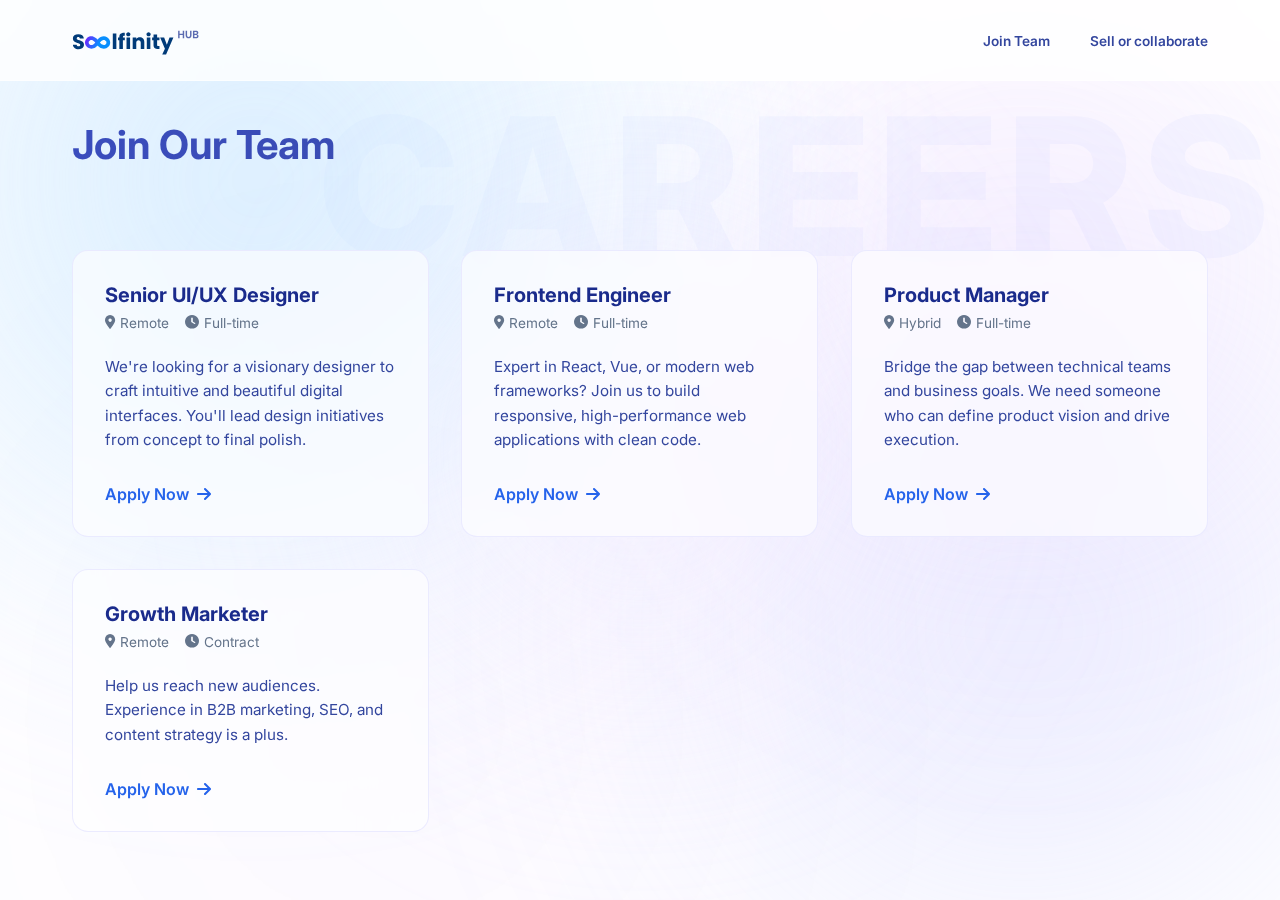
<file: hiring.html>
<!DOCTYPE html>
<html lang="en">
<head>
    <meta charset="UTF-8">
    <meta name="viewport" content="width=device-width, initial-scale=1.0">
    <title>Career Opportunities - Soolfinity HUB</title>
    <link rel="icon" type="image/svg+xml" href="logo1.svg">
    <link rel="stylesheet" href="style.css">
    <link rel="preconnect" href="https://fonts.googleapis.com">
    <link rel="preconnect" href="https://fonts.gstatic.com" crossorigin>
    <link href="https://fonts.googleapis.com/css2?family=Inter:wght@400;500;600;700;800&display=swap" rel="stylesheet">
    <!-- Font Awesome for Icons -->
    <link rel="stylesheet" href="https://cdnjs.cloudflare.com/ajax/libs/font-awesome/6.4.0/css/all.min.css">
    <style>
        /* Specific styles for hiring page */
        .job-board {
            padding: 120px 2rem 60px;
            min-height: 100vh;
        }

        .page-header {
            text-align: left;
            margin-bottom: 2.5rem;
            padding-left: 0;
        }

        .page-header h1 {
            font-size: 2.5rem;
            margin-bottom: 0.75rem;
            background: linear-gradient(90deg, #3A4DBD 0%, #394798 100%);
            -webkit-background-clip: text;
            background-clip: text;
            -webkit-text-fill-color: transparent;
        }

        .job-grid {
            display: grid;
            grid-template-columns: repeat(auto-fill, minmax(300px, 1fr));
            gap: 2rem;
            padding-bottom: 4rem;
        }

        .job-card {
            background: rgba(255, 255, 255, 0.6);
            backdrop-filter: blur(10px);
            border: 1px solid rgba(230, 230, 255, 0.8);
            border-radius: 16px;
            padding: 2rem;
            transition: all 0.3s ease;
            display: flex;
            flex-direction: column;
            height: 100%;
        }

        .job-card:hover {
            transform: translateY(-5px);
            background: rgba(255, 255, 255, 0.9);
            box-shadow: 0 10px 30px rgba(0, 0, 0, 0.05);
        }

        .job-role {
            font-size: 1.25rem;
            font-weight: 700;
            color: #1a2b8c;
            margin-bottom: 0.5rem;
        }

        .job-meta {
            display: flex;
            gap: 1rem;
            font-size: 0.85rem;
            color: #64748b;
            margin-bottom: 1.5rem;
        }

        .job-meta span {
            display: flex;
            align-items: center;
            gap: 5px;
        }

        .job-description {
            color: #33469E;
            font-size: 0.95rem;
            line-height: 1.6;
            margin-bottom: 2rem;
            flex-grow: 1;
        }

        .apply-link {
            display: inline-flex;
            align-items: center;
            gap: 0.5rem;
            color: #2563eb;
            font-weight: 600;
            text-decoration: none;
            transition: gap 0.2s;
        }

        .apply-link:hover {
            gap: 0.8rem;
        }

        /* Hide scrollbar for clean look */
        .main-content::-webkit-scrollbar {
            display: none;
        }
        .main-content {
            -ms-overflow-style: none;
            scrollbar-width: none;
        }
    </style>
</head>
<body>
    <div class="background-shapes">
        <div class="shape shape-1"></div>
        <div class="shape shape-2"></div>
        <div class="shape shape-3"></div>
        <div class="shape shape-4"></div>
        <div class="shape shape-5"></div>
        <div class="watermark-text">CAREERS</div>
    </div>
    
    <header class="header">
        <div class="container header-content">
            <a href="index.html" class="logo">
                <img src="soollogo.svg" alt="Soolfinity HUB">
            </a>
            <!-- Removed hiring badge since we are on the hiring page -->
            <nav class="nav">
                <ul>
                    <li><a href="index.html#contact">Join Team</a></li>
                    <li><a href="index.html#contact">Sell or collaborate</a></li>
                </ul>
            </nav>
        </div>
    </header>

    <main class="main-content">
        <div class="container job-board">
            <div class="page-header reveal-text">
                <h1>Join Our Team</h1>
                <p class="hero-sub" style="margin-bottom: 0;">Build the future of digital experiences with us.</p>
            </div>

            <div class="job-grid reveal-group">
                <!-- Job Post 1 -->
                <div class="job-card delay-100">
                    <div class="job-role">Senior UI/UX Designer</div>
                    <div class="job-meta">
                        <span><i class="fa-solid fa-location-dot"></i> Remote</span>
                        <span><i class="fa-solid fa-clock"></i> Full-time</span>
                    </div>
                    <p class="job-description">We're looking for a visionary designer to craft intuitive and beautiful digital interfaces. You'll lead design initiatives from concept to final polish.</p>
                    <a href="mailto:jobs@soolfinity.com?subject=Application: Senior UI/UX Designer" class="apply-link">Apply Now <i class="fa-solid fa-arrow-right"></i></a>
                </div>

                <!-- Job Post 2 -->
                <div class="job-card delay-200">
                    <div class="job-role">Frontend Engineer</div>
                    <div class="job-meta">
                        <span><i class="fa-solid fa-location-dot"></i> Remote</span>
                        <span><i class="fa-solid fa-clock"></i> Full-time</span>
                    </div>
                    <p class="job-description">Expert in React, Vue, or modern web frameworks? Join us to build responsive, high-performance web applications with clean code.</p>
                    <a href="mailto:jobs@soolfinity.com?subject=Application: Frontend Engineer" class="apply-link">Apply Now <i class="fa-solid fa-arrow-right"></i></a>
                </div>

                <!-- Job Post 3 -->
                <div class="job-card delay-300">
                    <div class="job-role">Product Manager</div>
                    <div class="job-meta">
                        <span><i class="fa-solid fa-location-dot"></i> Hybrid</span>
                        <span><i class="fa-solid fa-clock"></i> Full-time</span>
                    </div>
                    <p class="job-description">Bridge the gap between technical teams and business goals. We need someone who can define product vision and drive execution.</p>
                    <a href="mailto:jobs@soolfinity.com?subject=Application: Product Manager" class="apply-link">Apply Now <i class="fa-solid fa-arrow-right"></i></a>
                </div>

                 <!-- Job Post 4 -->
                 <div class="job-card delay-400">
                    <div class="job-role">Growth Marketer</div>
                    <div class="job-meta">
                        <span><i class="fa-solid fa-location-dot"></i> Remote</span>
                        <span><i class="fa-solid fa-clock"></i> Contract</span>
                    </div>
                    <p class="job-description">Help us reach new audiences. Experience in B2B marketing, SEO, and content strategy is a plus.</p>
                    <a href="mailto:jobs@soolfinity.com?subject=Application: Growth Marketer" class="apply-link">Apply Now <i class="fa-solid fa-arrow-right"></i></a>
                </div>
            </div>
        </div>

        <footer class="footer">
            <div class="container footer-content">
                <div class="copyright">
                    &copy; 2025 Soolfinity by Sooltr.
                </div>
                <div class="social-links">
                    <a href="#"><i class="fa-brands fa-linkedin"></i></a>
                    <a href="#">X</a>
                </div>
            </div>
        </footer>
    </main>

    <script>
        // Scroll to top on page load/reload
        if (history.scrollRestoration) {
            history.scrollRestoration = 'manual';
        }
        window.onload = function() {
            window.scrollTo(0, 0);
        };

        // Premium Scroll Animation Observer
        const observerOptions = {
            root: null,
            threshold: 0.15, 
            rootMargin: '0px 0px -50px 0px'
        };

        const observer = new IntersectionObserver((entries) => {
            entries.forEach(entry => {
                if (entry.isIntersecting) {
                    entry.target.classList.add('visible');
                    
                    if (entry.target.classList.contains('reveal-group')) {
                        const children = entry.target.children;
                        Array.from(children).forEach((child, index) => {
                            setTimeout(() => {
                                child.classList.add('visible');
                            }, index * 100);
                        });
                    }
                    observer.unobserve(entry.target);
                }
            });
        }, observerOptions);

        document.querySelectorAll('.reveal-text, .reveal-group').forEach(el => {
            observer.observe(el);
        });
    </script>
</body>
</html>
</file>
<file: style.css>
/* Reset and Base Styles */
:root {
    --primary-blue: #2563eb;
    --dark-blue: #1e3a8a;
    --deep-navy: #0f172a;
    --text-grey: #64748b;
    --max-width: 1200px;
    
    /* Screenshot Colors */
    --hero-accent-color: #4353ac; /* Medium slate blue */
    --hero-bold-color: #1a2b8c;   /* Deep bold blue */
    --subtext-color: #5b6abf;     /* Soft purple-blue for subtext */
    
    /* Button Colors */
    --btn-bg: rgba(230, 230, 255, 0.6);
    --btn-border: #a5b4fc;
    --btn-text: #1e1b4b;
    --btn-glow: rgba(165, 180, 252, 0.5);
}

* {
    margin: 0;
    padding: 0;
    box-sizing: border-box;
    scroll-behavior: smooth;
}

body {
    font-family: 'Inter', -apple-system, BlinkMacSystemFont, sans-serif;
    color: var(--deep-navy);
    background-color: #ffffff;
    overflow-x: hidden;
    min-height: 100vh;
    width: 100vw;
}

/* Background Shapes & Watermarks */
.background-shapes {
    position: fixed;
    top: 0;
    left: 0;
    width: 100%;
    height: 100%;
    z-index: -1;
    background: #ffffff;
    overflow: hidden;
}

.shape {
    position: absolute;
    border-radius: 50%;
    filter: blur(120px);
    opacity: 0.6;
    animation: float 20s infinite ease-in-out alternate;
}

.shape-1 {
    top: 20%;
    left: 20%;
    transform: translate(-50%, -50%);
    width: 90vw;
    height: 90vw;
    background: radial-gradient(circle at center, rgba(194, 227, 255, 0.9) 0%, rgba(194, 227, 255, 0) 65%); /* #C2E3FF - Blue */
    opacity: 0.8;
    animation-delay: 0s;
    z-index: 2;
}

.shape-2 {
    top: 70%;
    left: 80%;
    transform: translate(-50%, -50%);
    width: 80vw;
    height: 80vw;
    background: radial-gradient(circle at center, rgba(190, 192, 255, 0.7) 0%, rgba(190, 192, 255, 0) 65%); /* #BEC0FF */
    opacity: 0.5;
    animation-delay: -8s;
}

.shape-3 {
    top: 80%;
    left: 30%;
    transform: translate(-50%, -50%);
    width: 100vw;
    height: 100vw;
    background: radial-gradient(circle at center, rgba(102, 0, 255, 0.1) 0%, rgba(102, 0, 255, 0) 60%); /* #6600FF */
    opacity: 0.4;
    animation-delay: -15s;
    filter: blur(180px);
}

.shape-4 {
    top: 50%;
    left: 50%;
    transform: translate(-50%, -50%);
    width: 60vw;
    height: 60vw;
    background: radial-gradient(circle at center, rgba(243, 232, 255, 0.9) 0%, rgba(243, 232, 255, 0) 60%); /* Very Light Purple */
    opacity: 0.6;
    animation-delay: -4s;
    animation-duration: 30s;
    z-index: 3;
}

.shape-5 {
    top: 30%;
    left: 80%;
    transform: translate(-50%, -50%);
    width: 70vw;
    height: 70vw;
    background: radial-gradient(circle at center, rgba(216, 180, 254, 0.5) 0%, rgba(216, 180, 254, 0) 65%); /* Light Purple */
    opacity: 0.5;
    animation-delay: -12s;
    animation-duration: 28s;
}

.watermark-infinity {
    position: absolute;
    bottom: 5%;
    left: 5%;
    font-size: 40vw;
    font-weight: 200;
    color: rgba(240, 245, 255, 0.8);
    line-height: 0;
    z-index: -1;
    pointer-events: none;
    transform: rotate(-10deg);
}

.watermark-text {
    position: absolute;
    top: 10%;
    right: 0;
    font-size: 15vw;
    font-weight: 800;
    color: rgba(245, 247, 255, 0.8);
    line-height: 1;
    z-index: -1;
    pointer-events: none;
    letter-spacing: 0.05em;
}

@keyframes float {
    0% { transform: translate(-50%, -50%) translate(0, 0) scale(1); }
    33% { transform: translate(-50%, -50%) translate(30px, -50px) scale(1.1); }
    66% { transform: translate(-50%, -50%) translate(-20px, 20px) scale(0.9); }
    100% { transform: translate(-50%, -50%) translate(0, 0) scale(1); }
}

/* Layout */
.container {
    max-width: var(--max-width);
    margin: 0 auto;
    padding: 0 2rem;
}

.main-content {
    width: 100%;
    height: 100vh;
    overflow-y: scroll;
    scroll-snap-type: y mandatory;
    scroll-behavior: smooth;
}

.snap-section {
    height: 100vh;
    width: 100%;
    scroll-snap-align: start;
    display: flex;
    flex-direction: column;
    justify-content: center;
    position: relative;
}

/* Page Specific Tweaks */
.hero-page {
    justify-content: center;
    padding-top: 80px; /* Compensate for fixed header */
}

.mission-page {
    background: rgba(255, 255, 255, 0.3); /* Subtle contrast */
}

.partners-page {
    background: rgba(255, 255, 255, 0.1);
}

.contact-page {
    justify-content: flex-start; /* Allow contact + footer to flow */
    padding-top: 100px;
}

/* Reset individual section margins/padding that conflict with full height */
.hero {
    min-height: unset;
    height: auto;
    padding: 0;
}

.mission-text, .partners, .contact-section {
    padding: 0;
}

.contact-section {
    flex: 1;
    display: flex;
    align-items: center;
}

.footer {
    margin-top: auto;
    background: rgba(255, 255, 255, 0.9);
}
.header {
    position: fixed;
    top: 0;
    left: 0;
    width: 100%;
    padding: 1.5rem 0;
    z-index: 1000;
    background: rgba(255, 255, 255, 0.8);
    backdrop-filter: blur(10px);
    border-bottom: 1px solid rgba(255, 255, 255, 0.5);
}

.header-content {
    display: flex;
    justify-content: space-between;
    align-items: center;
    position: relative;
}

.logo {
    display: flex;
    align-items: center;
    text-decoration: none;
}

.logo img {
    height: 32px;
    width: auto;
}

.hiring-badge {
    background: #ffffff;
    padding: 0.5rem 1.2rem;
    border-radius: 50px;
    font-size: 0.75rem;
    font-weight: 600;
    color: #214998;
    display: flex;
    align-items: center;
    gap: 8px;
    box-shadow: 0 4px 15px rgba(0,0,0,0.05);
    border: 1px solid rgba(230, 230, 255, 0.8);
    position: absolute;
    left: 50%;
    transform: translateX(-50%);
    text-decoration: none; /* Ensure it looks like a badge, not a link */
    transition: all 0.2s ease;
}

.hiring-badge:hover {
    transform: translateX(-50%) translateY(-2px);
    box-shadow: 0 6px 20px rgba(0,0,0,0.08);
    border-color: #a5b4fc;
}

.hiring-badge .dot {
    width: 6px;
    height: 6px;
    background-color: #22c55e;
    border-radius: 50%;
    animation: signal-pulse 2s infinite;
}

@keyframes signal-pulse {
    0% {
        transform: scale(0.95);
        box-shadow: 0 0 0 0 rgba(34, 197, 94, 0.7);
    }
    70% {
        transform: scale(1);
        box-shadow: 0 0 0 6px rgba(34, 197, 94, 0);
    }
    100% {
        transform: scale(0.95);
        box-shadow: 0 0 0 0 rgba(34, 197, 94, 0);
    }
}

.nav ul {
    display: flex;
    gap: 2.5rem;
    list-style: none;
}

.nav a {
    text-decoration: none;
    color: #33469E;
    font-size: 0.85rem;
    font-weight: 600;
    transition: color 0.2s;
}

.nav a:hover {
    color: var(--hero-bold-color);
}

/* Floating Ellipse */
.floating-ellipse {
    position: absolute;
    top: 50%;
    left: 55%;
    transform: translate(-50%, -50%);
    width: 20vw;
    max-width: 280px;
    min-width: 150px;
    height: auto;
    z-index: 0;
    pointer-events: none;
    opacity: 0.8;
    border-radius: 50%;
    backdrop-filter: blur(5px);
    -webkit-backdrop-filter: blur(5px);
    animation: ellipse-float 8s ease-in-out infinite;
}

@keyframes ellipse-float {
    0%, 100% {
        transform: translate(-50%, -50%) translateY(0px);
    }
    50% {
        transform: translate(-50%, -50%) translateY(-30px);
    }
}

/* Premium Animations */
.reveal-text, .reveal-group > * {
    opacity: 0;
    transform: translateY(40px);
    transition: all 1.2s cubic-bezier(0.16, 1, 0.3, 1); /* Smooth Apple-like easing */
    will-change: opacity, transform;
}

.reveal-text.visible, .reveal-group > *.visible {
    opacity: 1;
    transform: translateY(0);
}

/* Stagger Delays */
.delay-100 { transition-delay: 0.1s; }
.delay-200 { transition-delay: 0.2s; }
.delay-300 { transition-delay: 0.3s; }
.delay-400 { transition-delay: 0.4s; }
.delay-500 { transition-delay: 0.5s; }
.delay-600 { transition-delay: 0.6s; }

/* Hero Initial Load Animation */
.hero h1 span {
    opacity: 0;
    display: inline-block;
    filter: blur(12px);
    transform: translateY(30px) scale(0.95);
    animation: heroPremiumReveal 1.4s cubic-bezier(0.2, 1, 0.2, 1) forwards;
}

/* Sequential appearance: Endless -> Creativity -> Infinite -> Innovation */
.text-1 { animation-delay: 0.1s; }
.text-2 { animation-delay: 0.5s; }
.text-3 { animation-delay: 0.8s; }
.text-4 { animation-delay: 1.1s; }

.hero-sub {
    opacity: 0;
    animation: heroFadeUp 1.2s cubic-bezier(0.16, 1, 0.3, 1) forwards;
    animation-delay: 1.4s;
}

.connect-btn {
    opacity: 0;
    animation: heroFadeUp 1.2s cubic-bezier(0.16, 1, 0.3, 1) forwards;
    animation-delay: 1.6s;
}

@keyframes heroPremiumReveal {
    0% {
        opacity: 0;
        transform: translateY(30px) scale(0.95);
        filter: blur(12px);
    }
    100% {
        opacity: 1;
        transform: translateY(0) scale(1);
        filter: blur(0);
    }
}

@keyframes heroFadeUp {
    from {
        opacity: 0;
        transform: translateY(40px);
    }
    to {
        opacity: 1;
        transform: translateY(0);
    }
}

/* Hero Section */
.hero {
    text-align: center;
    width: 100%;
    height: 100%;
    display: flex;
    align-items: center;
    justify-content: center;
    position: relative;
    z-index: 1;
}

.hero h1 {
    font-size: 4.5rem;
    line-height: 1.15;
    margin-bottom: 3rem;
    letter-spacing: -0.02em;
}

.text-1 {
    font-weight: 400;
    background: linear-gradient(90deg, #3A4DBD 0%, #394798 33%, #4D5FCB 66%, #394798 100%);
    -webkit-background-clip: text;
    background-clip: text;
    -webkit-text-fill-color: transparent;
    display: inline-block;
}

.text-2 {
    font-weight: 800;
    background: linear-gradient(90deg, #3A4DBD 0%, #394798 33%, #4D5FCB 66%, #394798 100%);
    -webkit-background-clip: text;
    background-clip: text;
    -webkit-text-fill-color: transparent;
    display: inline-block;
}

.text-3 {
    font-weight: 800;
    background: linear-gradient(90deg, #3A4DBD 0%, #394798 33%, #4D5FCB 66%, #394798 100%);
    -webkit-background-clip: text;
    background-clip: text;
    -webkit-text-fill-color: transparent;
    display: inline-block;
}

.text-4 {
    font-weight: 400;
    background: linear-gradient(90deg, #3A4DBD 0%, #394798 33%, #4D5FCB 66%, #394798 100%);
    -webkit-background-clip: text;
    background-clip: text;
    -webkit-text-fill-color: transparent;
    display: inline-block;
}

.hero-sub {
    font-size: 1.2rem;
    color: #33469E;
    margin-bottom: 4.5rem;
    line-height: 1.5;
    font-weight: 400;
}

/* Glass Button */
.connect-btn {
    display: inline-flex;
    align-items: center;
    gap: 0.75rem;
    background: linear-gradient(135deg, rgba(230, 230, 255, 0.4) 0%, rgba(240, 240, 255, 0.2) 100%);
    padding: 1rem 2.5rem;
    border-radius: 50px;
    color: #214998;
    font-weight: 700;
    font-size: 0.9rem;
    text-decoration: none;
    backdrop-filter: blur(12px);
    -webkit-backdrop-filter: blur(12px);
    border: none;
    position: relative;
    box-shadow: 0 0 20px rgba(180, 180, 255, 0.3),
                inset 0 0 10px rgba(255, 255, 255, 0.5);
    transition: all 0.3s ease;
}

@property --angle {
  syntax: '<angle>';
  initial-value: 0deg;
  inherits: false;
}

.connect-btn::before {
    content: '';
    position: absolute;
    top: 0;
    left: 0;
    right: 0;
    bottom: 0;
    border-radius: 50px;
    padding: 2px;
    background: conic-gradient(from var(--angle), #870AFF, #088FFE, #870AFF);
    animation: rotate 3s linear infinite;
    -webkit-mask: 
        linear-gradient(#fff 0 0) content-box, 
        linear-gradient(#fff 0 0);
    mask: 
        linear-gradient(#fff 0 0) content-box, 
        linear-gradient(#fff 0 0);
    -webkit-mask-composite: xor;
    mask-composite: exclude;
    pointer-events: none;
}

@keyframes rotate {
    to {
        --angle: 360deg;
    }
}

.connect-btn:hover {
    transform: translateY(-2px);
    box-shadow: 0 5px 25px rgba(135, 10, 255, 0.3),
                inset 0 0 15px rgba(255, 255, 255, 0.6);
}

.connect-btn i {
    font-size: 1.1em;
}

/* Mission Text */
.mission-text {
    text-align: center;
    padding: 6rem 0;
    position: relative;
    z-index: 1;
}

.divider-line {
    width: 60px;
    height: 2px;
    background: rgba(100, 116, 139, 0.2);
    margin: 0 auto 2rem;
}

.mission-text p {
    font-size: 1.25rem;
    color: #33469E;
    line-height: 1.8;
    max-width: 800px;
    margin: 0 auto;
}

/* Partners Section */
.partners {
    padding: 4rem 0 8rem;
    text-align: center;
    position: relative;
    z-index: 1;
}

.partners h2 {
    font-size: 1.5rem;
    color: #33469E;
    margin-bottom: 8rem;
    font-weight: 600;
    opacity: 0.9;
}

/* Partners Marquee */
.marquee-wrapper {
    display: flex;
    flex-direction: column;
    gap: 1.5rem;
    overflow: hidden;
    width: 80vw; /* Restrict width to center it */
    max-width: 1000px;
    position: relative;
    margin: 0 auto; /* Center the wrapper */
    left: auto;
    transform: none;
    mask-image: linear-gradient(to right, transparent, black 10%, black 90%, transparent);
    -webkit-mask-image: linear-gradient(to right, transparent, black 10%, black 90%, transparent);
}

.marquee {
    display: flex;
    overflow: hidden;
    user-select: none;
}

.marquee-content {
    display: flex;
    gap: 1.5rem;
    flex-shrink: 0;
    padding-right: 1.5rem; /* Match gap for seamless loop */
}

.marquee-left .marquee-content {
    animation: scroll-left 30s linear infinite;
}

.marquee-right .marquee-content {
    animation: scroll-right 30s linear infinite;
}

@keyframes scroll-left {
    from { transform: translateX(0); }
    to { transform: translateX(-50%); } /* Move by half since content is duplicated */
}

@keyframes scroll-right {
    from { transform: translateX(-50%); }
    to { transform: translateX(0); }
}

/* Hover Pause */
.marquee:hover .marquee-content {
    animation-play-state: paused;
}

.logo-card {
    background: rgba(255, 255, 255, 0.5);
    backdrop-filter: blur(10px);
    border: 1px solid rgba(230, 230, 255, 0.8);
    border-radius: 12px;
    padding: 1rem 2rem;
    display: flex;
    align-items: center;
    gap: 0.75rem;
    min-width: 180px;
    transition: transform 0.2s;
    cursor: pointer;
    box-shadow: 0 4px 20px rgba(0, 0, 0, 0.02);
    white-space: nowrap;
}

.logo-card:hover {
    transform: translateY(-2px);
    background: rgba(255, 255, 255, 0.8);
    box-shadow: 0 10px 30px rgba(0, 0, 0, 0.04);
}

.logo-card img {
    height: 24px;
    width: auto;
}

.logo-card span {
    font-weight: 600;
    color: #334155;
}

/* Contact Section */
.contact-section {
    padding: 6rem 0;
    background: linear-gradient(to bottom, transparent, rgba(230, 240, 255, 0.3));
    position: relative;
    z-index: 1;
}

.contact-wrapper {
    display: grid;
    grid-template-columns: 1fr 2fr;
    gap: 4rem;
    align-items: start;
}

.contact-title h2 {
    font-size: 2.5rem;
    color: var(--hero-bold-color);
    font-weight: 800;
}

.contact-form {
    background: transparent;
}

.form-group {
    margin-bottom: 1rem;
}

.form-row {
    display: grid;
    grid-template-columns: 1fr 1fr;
    gap: 1rem;
    margin-bottom: 1rem;
}

.contact-form input,
.contact-form textarea {
    width: 100%;
    padding: 1rem 1.5rem;
    background: #f8fafc;
    border: 1px solid #e2e8f0;
    border-radius: 16px;
    font-family: inherit;
    font-size: 1rem;
    color: var(--deep-navy);
    outline: none;
    transition: all 0.2s;
}

.contact-form input::placeholder,
.contact-form textarea::placeholder {
    color: #94a3b8;
}

.contact-form input:focus,
.contact-form textarea:focus {
    box-shadow: 0 0 0 2px rgba(67, 83, 172, 0.2);
    background: #ffffff;
    border-color: var(--hero-accent-color);
}

.contact-form textarea {
    resize: vertical;
    min-height: 120px;
}

.submit-btn {
    background: var(--hero-bold-color);
    color: white;
    border: none;
    padding: 1rem 2.5rem;
    border-radius: 12px;
    font-weight: 600;
    font-size: 1rem;
    cursor: pointer;
    transition: all 0.2s;
}

.submit-btn:hover {
    background: var(--hero-accent-color);
    transform: translateY(-1px);
    box-shadow: 0 5px 15px rgba(26, 43, 140, 0.2);
}

/* Footer */
.footer {
    padding: 2rem 0;
    border-top: 1px solid rgba(0,0,0,0.05);
    background: rgba(255, 255, 255, 0.8);
    position: relative;
    z-index: 1;
}

.footer-content {
    display: flex;
    justify-content: space-between;
    align-items: center;
    color: #94a3b8;
    font-size: 0.85rem;
}

.social-links {
    display: flex;
    gap: 1rem;
}

.social-links a {
    color: #94a3b8;
    text-decoration: none;
    transition: color 0.2s;
}

.social-links a:hover {
    color: var(--hero-bold-color);
}

/* Responsive */
@media (max-width: 768px) {
    .hero h1 {
        font-size: 2.8rem;
    }
    
    .header-content {
        flex-direction: column;
        gap: 1rem;
    }

    .hiring-badge {
        position: static;
        transform: none;
        margin: 0.5rem 0;
    }
    
    .nav ul {
        gap: 1.5rem;
    }
    
    .watermark-infinity {
        font-size: 80vw;
        bottom: -10%;
    }
    
    .watermark-text {
        font-size: 20vw;
    }
    
    .contact-wrapper {
        grid-template-columns: 1fr;
        gap: 2rem;
    }

    .form-row {
        grid-template-columns: 1fr;
    }

    .floating-ellipse {
        width: 35vw;
        left: 50%;
        opacity: 0.6;
    }
}
</file>
